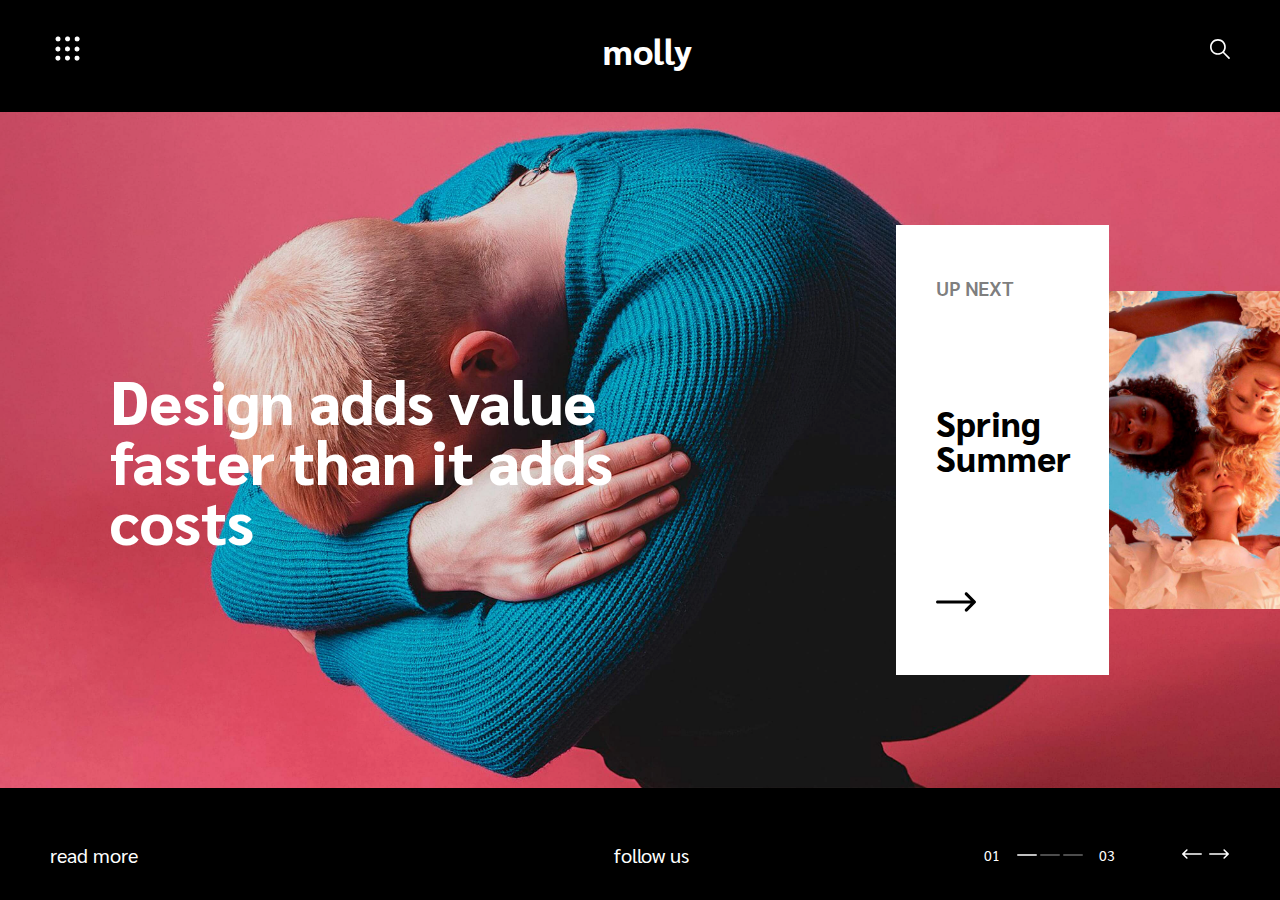
<file: index.html>
<!DOCTYPE html>
<html lang="en">
<head>
    <meta charset="UTF-8">
    <meta name="viewport" content="width=device-width, initial-scale=1.0">
    <title>Molly</title>
    <link rel="icon" type="image/png" href="imagenes/fav-icon.png">
    <link href="https://fonts.googleapis.com/css?family=Sarabun:100,200,200i,400,600,800&display=swap" rel="stylesheet">
    <link rel="stylesheet" href="css/reset.css">
    <link rel="stylesheet" href="css/styles.css">
</head>
<body>
    <!-- Barra de navegación -->
        <nav>
            <div class="menu">
                <img src="imagenes/svg/menu.png">
            </div>
            <div class="titulo">
                <a href="index.html">molly</a>
            </div>
            <div class="buscar">
                <img src="imagenes/svg/search.svg">
            </div>
        </nav>

        <!-- Titulo principal de imagenes -->
        <div id="titulo-imagen">
            <h1>Design adds value faster than it adds costs</h1>
        </div>
        <div id="titulo-imagen-2">
            <h1>Summer treads on heels of spring</h1>
        </div>
        <div id="titulo-imagen-3">
            <h1>Black and White makes everything better</h1>
        </div>

        <!-- Previsualización de imagenes -->
        <div class="contenedor-prev">
            <div class="textos-prev">
                <h4 onclick="adelante();">UP NEXT</h4>
                <h1 id="next-titulo">Spring Summer</h1>
                <h1 id="next-titulo-2">Black and White</h1>
                <h1 id="next-titulo-3">Design Value</h1>
                <img onclick="adelante();" src="imagenes/svg/right.svg">
            </div>
            <div class="prev-image">
                <img id="next-image-1" src="imagenes/prev-image-2.jpg">
                <img id="next-image-2" src="imagenes/prev-image-3.jpg">
                <img id="next-image-3" src="imagenes/prev-image-1.jpg">
            </div>
        </div>

        <!-- Background -->
        <div id="background-1">
            <img id="main-image" src="imagenes/background-1.jpg">
        </div>
        <div id="background-2">
            <img id="main-image-2" src="imagenes/background-2.jpg">
        </div>
        <div id="background-3">
            <img id="main-image-3" src="imagenes/background-3.jpg">
        </div>


        <!-- Footer -->
        <footer>
           <a class="read" href="more.html">read more</a>
           <a class="follow" target="_blank" href="https://www.linkedin.com/in/joel-bidal-55852711b/">follow us</a>
            <div class="lineas">
                <span>01</span>
                    <img id="line-1" onclick="show1();" src="imagenes/svg/line.svg">
                    <img id="line-2" onclick="show2();" src="imagenes/svg/line.svg">
                    <img id="line-3" onclick="show3();" src="imagenes/svg/line.svg">
                <span>03</span>
                <div class="next-prev">
                    <img onclick="atras();" src="imagenes/svg/left.svg">
                    <img onclick="adelante();"src="imagenes/svg/right.svg">
                </div> 
            </div>
        </footer> 
        <!-- Javascript -->
        <script src="js/main.js"></script>
</body>
</html>
</file>
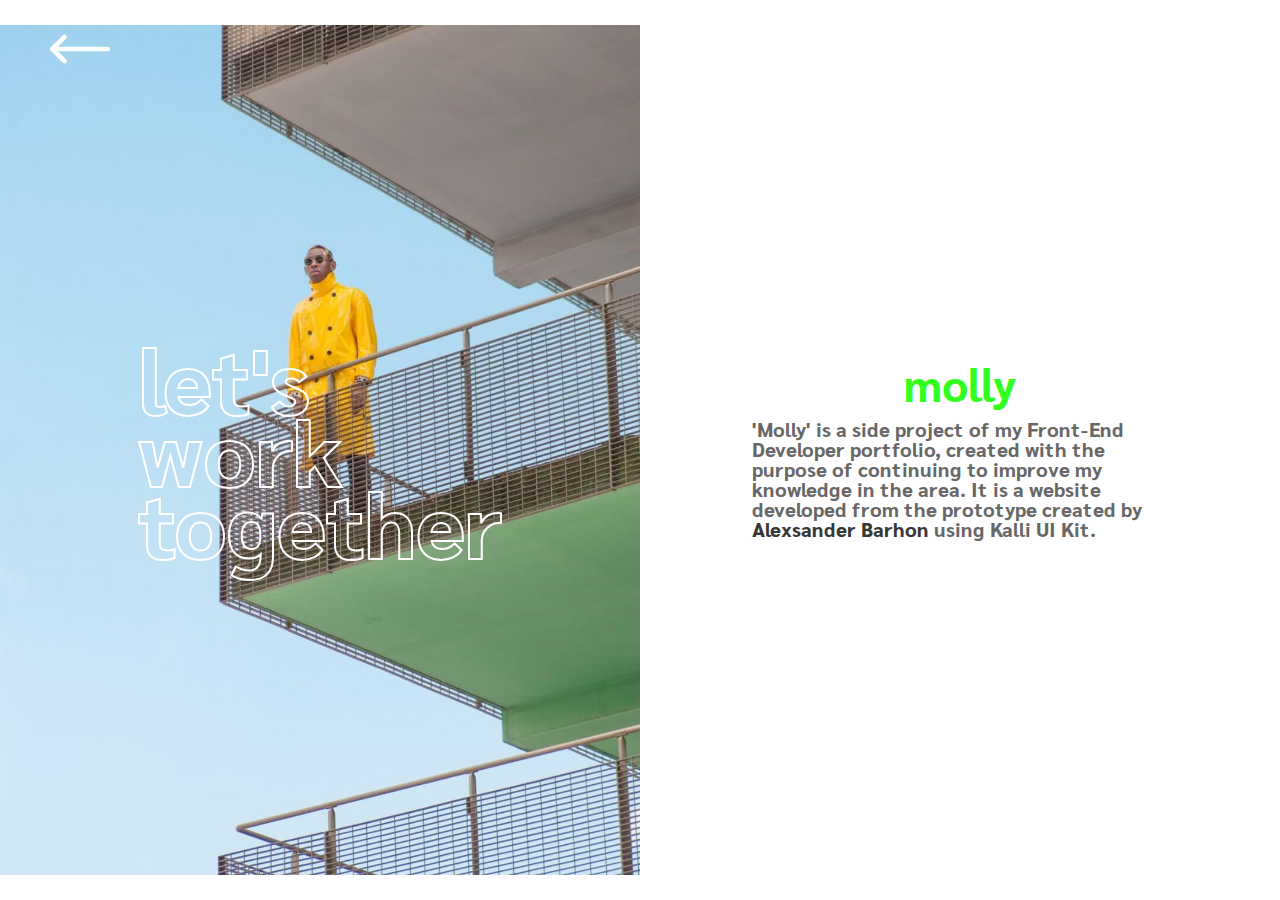
<file: more.html>
<!DOCTYPE html>
<html lang="en">
<head>
    <meta charset="UTF-8">
    <meta name="viewport" content="width=device-width, initial-scale=1.0">
    <title>Molly</title>
    <link rel="icon" type="image/png" href="imagenes/fav-icon.png">
    <link href="https://fonts.googleapis.com/css?family=Sarabun:100,200,200i,400,600,800&display=swap" rel="stylesheet">
    <link rel="stylesheet" href="css/reset.css">
    <link rel="stylesheet" href="css/styles.css">
</head>
<body>
    <section>
        <nav>
            <div class="back-home">
                <a href="index.html"><img src="imagenes/svg/left.svg"></a>
            </div>
        </nav>
        <div class="read-more">
            <a target="_blank" href="https://www.linkedin.com/in/joel-bidal-55852711b/">let's work together</a>
            <img src="imagenes/read-more.jpg">
        </div>
        <div class="description">
            <div>
            <h1>molly</h1>
            <p>'Molly' is a side project of my Front-End Developer portfolio, created with the purpose of continuing to improve my knowledge in the area. It is a website developed from the prototype created by <a target="_blank" href="https://dribbble.com/alexsanderbarhon">Alexsander Barhon</a> using Kalli UI Kit.</p>
            </div>
        </div>
    </section>
</body>
</html>
</file>
<file: css/styles.css>
body{background-color: #000;}
/* Barra de navegación */
nav{
    width: 100%;
    height: 100px;
    background-color: transparent;
    position: absolute;
    top: 0;
    left: 0;
    z-index: 1;
    
    /* outline: 1px solid blue; */

    display: flex;
    justify-content: space-between;
    align-items: center;
}

nav .menu img{
    max-width: 35px;
    height: auto;
    margin-left: 50px;
    cursor: pointer;
}

nav .titulo a{
    text-decoration: none;
    font-size: 35px;
    font-family: Sarabun;
    font-weight: 800;
    color: #fff;
}

nav .buscar img{
    max-width: 20px;
    height: auto;
    margin-right: 50px;
    cursor: pointer;
}

/* Previsualización de imagenes */
.contenedor-prev{
    display: flex;
    width: 30%;
    height: 50%;
    position: absolute;
    z-index: 1;
    right: 0;
    top: 25%;
}

.textos-prev{
    display: flex;
    justify-content: left;
    align-items: center;
    flex-wrap: wrap;
    width: 100%;
    background-color: #fff;

    overflow: hidden;
}

.textos-prev h4{
    font-size: 20px;
    text-transform: uppercase;
    font-family: Sarabun;
    font-weight: 600;
    color: #00000085;
    margin-left: 40px;
    cursor: pointer;

    background-image: linear-gradient(currentColor, currentColor);
    background-position: 0% 105%;
    background-repeat: no-repeat;
    background-size: 0% 2px;
    transition: background-size .3s;
}

.textos-prev h4:hover, h4:focus {
    background-size: 100% 2px;
}

.textos-prev #next-titulo{
    width: 100%;
    font-size: 35px;
    font-family: Sarabun;
    font-weight: 800;
    padding-left: 40px;
}

/* Titulo siguiente 2 y 3 */
.textos-prev #next-titulo-2, #next-titulo-3{
    width: 100%;
    font-size: 35px;
    font-family: Sarabun;
    font-weight: 800;
    padding-left: 40px;

    display: none;
}

/* Transiciones  next-titulo */
#next-titulo,
#next-titulo-2,
#next-titulo-3{
    animation-name: aparecerNextTitulos;
    animation-duration: 1.5s;
}
    
@keyframes aparecerNextTitulos{
    0% {opacity:20%;}
    100% {opacity: 100%;}
}


.textos-prev img{
    max-width: 40px;
    height: auto;
    filter: invert();
    padding-left: 40px;
    cursor: pointer;
}

.prev-image{
    width: 80%;
    justify-content: center;
    align-items: center;
    display: flex;
    overflow: hidden;
}

.prev-image img{
    max-width: 100%;
    height: auto;
}

.prev-image #next-image-2, #next-image-3{
    max-width: 100%;
    height: auto;
    display: none;
}

/* Titulo principal de imagenes */
#titulo-imagen{
    width: 50%;
    height: 25%;
    position: absolute;
    top: 40%;
    margin-left: 100px;
    z-index: 1;

    overflow: hidden;
}

#titulo-imagen h1{
    font-size: 60px;
    font-family: Sarabun;
    font-weight: 800;
    color: #fff;
    
    padding: 10px;
}

/* Titulo 2 y 3 */
#titulo-imagen-2, #titulo-imagen-3{
    width: 47%;
    height: 25%;
    position: absolute;
    top: 40%;
    margin-left: 100px;
    z-index: 1;
    display: none;
    padding: 10px;

    overflow: hidden;
}

#titulo-imagen-2, #titulo-imagen-3 h1{
    font-size: 60px;
    font-family: Sarabun;
    font-weight: 800;
    color: #fff;
}

/* Transiciones titulo */
#titulo-imagen h1,
#titulo-imagen-3 h1,
#titulo-imagen-2 h1{
    animation-name: aparecerTitulos;
    animation-duration: 1.3s;
}
    
@keyframes aparecerTitulos{
    0% {opacity:40%; margin-top: 150px;}
    100% {opacity: 100%; margin-top: 0;}
}


/* Background */
#background-1{
    width: 100%;
    height: 100vh;
    display: flex;
    justify-content: center;
    align-items: center;
    
    overflow: hidden;
}

#background-1 #main-image{
    max-width: 100%;
    height: auto;
    opacity: 90%;
}

#background-2, 
#background-3{
    max-width: 100%;
    height: 100vh;
    opacity: 90%;
    display: flex;
    justify-content: center;
    align-items: center;
    overflow: hidden;

    position: absolute;
    top: 0;
    right: 0;
}

#main-image-2, #main-image-3{
    max-width: 100%;
    height: auto;
    opacity: 90%;
    display: none;
}

/* Transiciones */

#main-image,
#main-image-2,
#main-image-3{
animation-name: aparecerImagenes;
animation-duration: 1.5s;
}

@keyframes aparecerImagenes{
0% {opacity: 30%; max-width: 107%;}
100% {opacity: 90%; max-width: 100%;}
}


/* Footer */
footer{
    width: 100%;
    height: 90px;
    background-color: transparent;
    position: absolute;
    bottom: 0;
    left: 0;
    
    display: flex;
    justify-content: space-between;
    align-items: center;
}

footer .read{
    font-size: 20px;
    font-family: Sarabun;
    color: #fff;
    margin-left: 50px;
}

footer .follow{
    font-size: 20px;
    font-family: Sarabun;
    color: #fff;
    margin-left: 195px;
}

footer a{
    text-decoration: none;
    background-image: linear-gradient(currentColor, currentColor);
    background-position: 0% 105%;
    background-repeat: no-repeat;
    background-size: 0% 2px;
    transition: background-size .3s;
}

a:hover, a:focus {
    background-size: 100% 2px;
}

.lineas{
    display: flex;
    margin-right: 50px;
    justify-content: center;
    align-items: center;
}

.lineas span{
    font-size: 14px;
    font-family: Sarabun;
    color: #fff;
    margin: 15px;
}

.lineas img{
    max-width: 20px;
    height: auto;
    margin: 1.5px;
    cursor: pointer;
}

#line-2, #line-3{opacity: 40%;}

.next-prev{margin-left: 50px;}


/* Read More */

section{
    background-color:#fff;
    width: 100%;
    height: 100vh;

    display: flex;
    align-items: center;
}

.back-home img{
    max-width: 60px;
    height: auto;
    margin-left: 50px;
    animation-name: aparecerBack;
    animation-duration: 2s;
}
@keyframes aparecerBack{
    0% {opacity: 0};
    100% {opacity: 1};
}

.read-more{
    width: 50%;
    height: 100vh;
    overflow: hidden;

    display: flex;
    justify-content: center;
    align-items: center;
}

.read-more img{
    max-width: 100%;
    height: auto;
    animation-name: aparecerImg;
    animation-duration: 0.7s;
}
@keyframes aparecerImg{
    0% {opacity: 0};
    100% {opacity: 1};
}

.read-more a{
    text-decoration: none;
    font-family: Sarabun;
    font-size: 90px;
    font-weight: 800;
    line-height: 72px;
    -webkit-text-stroke: 2px white;
    color: transparent;

    width: 10%;
    height: auto;
    position: absolute;
    display: flex;
    justify-content: center;
    align-items: center;
    animation-name: aparecerLets;
    animation-duration: 3s;
}
@keyframes aparecerLets{
    0% {opacity: 0};
    100% {opacity: 1};
}

.read-more a:hover{
    -webkit-text-stroke: 0px transparent;
    color: #fff;
}

.description{
    width: 50%;
    height: 100vh;

    display: flex;
    align-items: center;
}

.description div{
    display: flex;
    flex-wrap: wrap;
    align-items: center;
    justify-content: center;
}

.description h1{
    width: 100%;
    font-size: 45px;
    font-family: Sarabun;
    font-weight: 800;
    color: #15ff00e0;
    text-align: center;
    margin-bottom: 13px;
    animation-name: aparecerMolly;
    animation-duration: 1.5s;
}
@keyframes aparecerMolly{
    0% {opacity: 0};
    100% {opacity: 1};
}

.description p{
    width: 65%;
    font-size: 20px;
    font-family: Sarabun;
    font-weight: 800;
    color: #00000098;
    animation-name: aparecerDescription;
    animation-duration: 1.5s;
}
@keyframes aparecerDescription{
    0% {opacity: 0};
    100% {opacity: 1};
}

.description p a{
    text-decoration: none;
    font-size: 20px;
    font-family: Sarabun;
    font-weight: 800;
    color: #000000cb;
}

/* RESPONSIVE */

/* Mobile S */
@media screen and (max-width: 320px){
    nav .menu img{margin-left: 20px;}
    nav .buscar img{margin-right: 20px;}

    #titulo-imagen,
    #titulo-imagen-2,
    #titulo-imagen-3{width: 80%; margin-left: 25px;}
    #titulo-imagen h1,
    #titulo-imagen-2 h1,
    #titulo-imagen-3 h1{font-size: 30px;}

    #background-1 #main-image{max-width: initial; height: 100vh;}
    #main-image-2,
    #main-image-3 {max-width: initial; height: 100vh;}
    @keyframes aparecerImagenes{
        0% {opacity: 20%;}
        100% {opacity: 90%;}
        }

    .contenedor-prev{display: none;}
    footer .read{margin-left: 20px; width: 89px;}
    footer .follow{margin-left: 0; width: 77px;}

    footer span{display: none;}
    .lineas{margin-right: 20px;}
    .lineas img{margin: 0px 5px;}
    .lineas #line-1, #line-2, #line-3  {display: none;}

    .next-prev {margin-left: 10px; display: flex;}

    /* Read more */
    section{flex-wrap: wrap;}
    .read-more{width: 100%;}
    .back-home img{margin-left: 40px;}
    .read-more img{max-width: initial; height: 100vh;}
    .read-more a{font-size: 60px; line-height: 50px;}

    .description{background: #fff; width: 100%;}
    .description h1{margin-bottom: 25px;}
    .description p{width: 80%;}
}

/* Mobile M */
@media screen and (max-width: 375px){
    nav .menu img{margin-left: 20px;}
    nav .buscar img{margin-right: 20px;}

    #titulo-imagen,
    #titulo-imagen-2,
    #titulo-imagen-3{width: 80%; margin-left: 25px; height: 20%;}
    #titulo-imagen h1,
    #titulo-imagen-2 h1,
    #titulo-imagen-3 h1{font-size: 30px;}

    #background-1 #main-image{max-width: initial; height: 100vh;}
    #main-image-2,
    #main-image-3 {max-width: initial; height: 100vh;}
    @keyframes aparecerImagenes{
        0% {opacity: 20%;}
        100% {opacity: 90%;}
        }

    .contenedor-prev{display: none;}
    footer .read{margin-left: 20px; width: 89px;}
    footer .follow{margin-left: 0; width: 77px;}

    footer span{display: none;}
    .lineas{margin-right: 20px;}
    .lineas img{margin: 0px 5px;}
    .lineas #line-1, #line-2, #line-3  {display: none;}

    .next-prev {margin-left: 10px; display: flex;}

    /* Read more */
    section{flex-wrap: wrap;}
    .read-more{width: 100%;}
    .back-home img{margin-left: 40px;}
    .read-more img{max-width: initial; height: 100vh;}
    .read-more a{font-size: 60px; line-height: 50px;}

    .description{background: #fff; width: 100%;}
    .description h1{margin-bottom: 25px;}
    .description p{width: 80%;}
}

/* Mobile L */
@media screen and (max-width: 425px){
    nav .menu img{margin-left: 20px;}
    nav .buscar img{margin-right: 20px;}

    #titulo-imagen,
    #titulo-imagen-2,
    #titulo-imagen-3{width: 80%; margin-left: 25px; height: 20%;}
    #titulo-imagen h1,
    #titulo-imagen-2 h1,
    #titulo-imagen-3 h1{font-size: 30px;}

    #background-1 #main-image{max-width: initial; height: 100vh;}
    #main-image-2,
    #main-image-3 {max-width: initial; height: 100vh;}
    @keyframes aparecerImagenes{
        0% {opacity: 20%;}
        100% {opacity: 90%;}
        }

    .contenedor-prev{display: none;}
    footer .read{margin-left: 20px; width: 89px;}
    footer .follow{margin-left: 0; width: 77px;}

    footer span{display: none;}
    .lineas{margin-right: 20px;}
    .lineas img{margin: 0px 5px;}
    .lineas #line-1, #line-2, #line-3  {display: none;}

    .next-prev {margin-left: 10px; display: flex;}

    /* Read more */
    section{flex-wrap: wrap;}
    .read-more{width: 100%;}
    .back-home img{margin-left: 40px;}
    .read-more img{max-width: initial; height: 110vh;}
    .read-more a{font-size: 60px; line-height: 50px;}

    .description{background: #fff; width: 100%;}
    .description h1{margin-bottom: 25px;}
    .description p{width: 80%;}
}

/* Tablet S */
@media screen and (max-width: 500px){
    nav .menu img{margin-left: 20px;}
    nav .buscar img{margin-right: 20px;}

    #titulo-imagen,
    #titulo-imagen-2,
    #titulo-imagen-3{width: 80%; margin-left: 25px; height: 20%;}
    #titulo-imagen h1,
    #titulo-imagen-2 h1,
    #titulo-imagen-3 h1{font-size: 30px;}

    #background-1 #main-image{max-width: initial; height: 100vh;}
    #main-image-2,
    #main-image-3 {max-width: initial; height: 100vh;}
    @keyframes aparecerImagenes{
        0% {opacity: 20%;}
        100% {opacity: 90%;}
        }

    .contenedor-prev{display: none;}
    footer .read{margin-left: 20px; width: 89px;}
    footer .follow{margin-left: 0; width: 77px;}

    footer span{display: none;}
    .lineas{margin-right: 20px;}
    .lineas img{margin: 0px 5px;}
    .lineas #line-1, #line-2, #line-3  {display: none;}

    .next-prev {margin-left: 10px; display: flex;}

    /* Read more */
    section{flex-wrap: wrap;}
    .read-more{width: 100%;}
    .back-home img{margin-left: 40px;}
    .read-more img{max-width: initial; height: 125vh;}
    .read-more a{font-size: 60px; line-height: 50px;}

    .description{background: #fff; width: 100%;}
    .description h1{margin-bottom: 25px;}
    .description p{width: 80%;}
}
</file>
